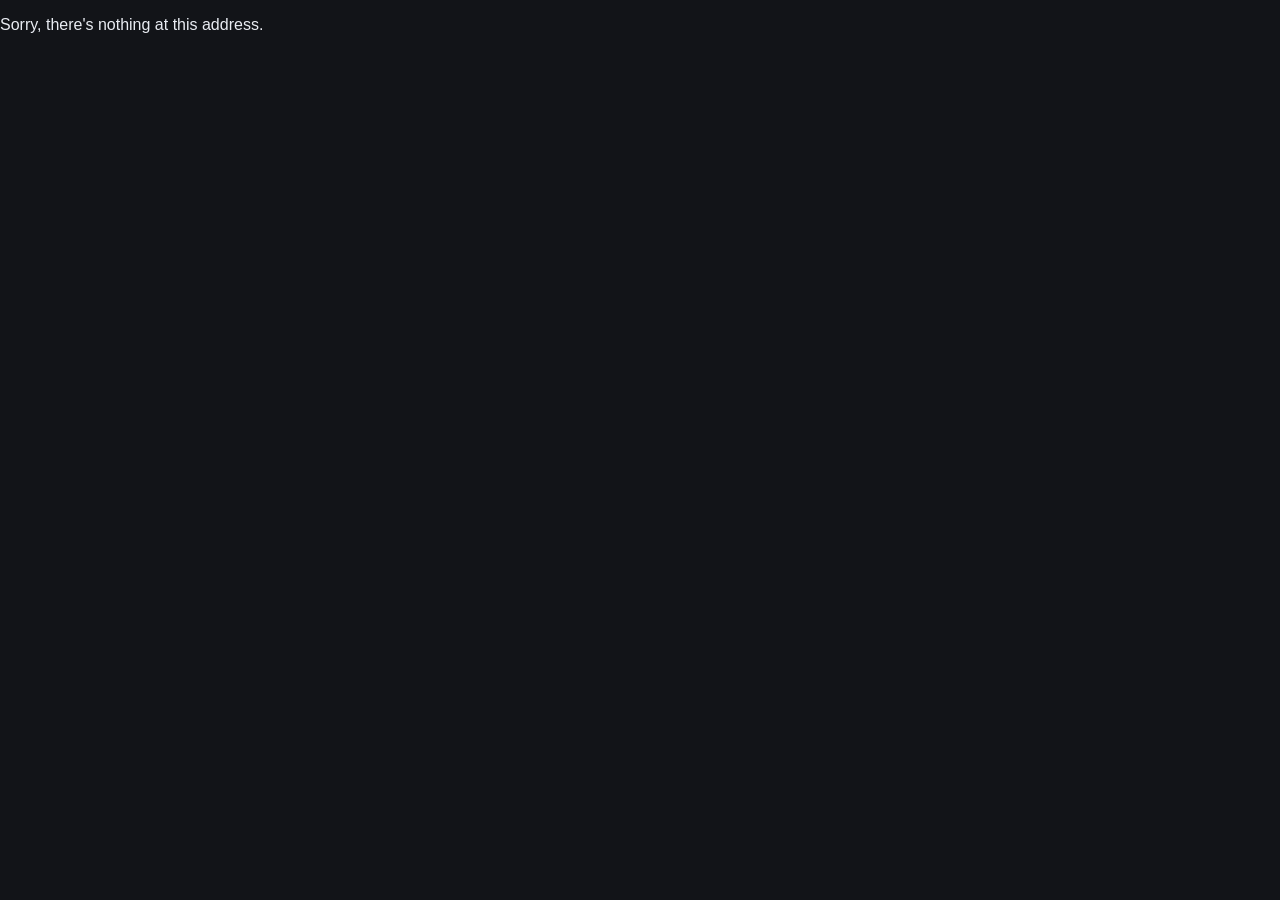
<file: Web/wwwroot/index.html>
<!DOCTYPE html>
<html lang="en">
<head>
    <meta charset="utf-8" />
    <meta name="viewport" content="width=device-width, initial-scale=1.0" />
    <title>Bodycam Map Importer</title>
    <base href="/" />
    <link rel="icon" type="image/png" href="logo.png" />
    <link rel="stylesheet" href="css/app.css" />
</head>
<body>
    <div id="app"><div class="loading">Loading the importer...</div></div>
    <div id="blazor-error-ui">Something went wrong. <a href="" class="reload">Reload</a> <a class="dismiss">x</a></div>
    <script src="bcmi.js"></script>
    <script src="logo/logo.js"></script>
    <script src="_framework/blazor.webassembly.js"></script>
</body>
</html>
</file>
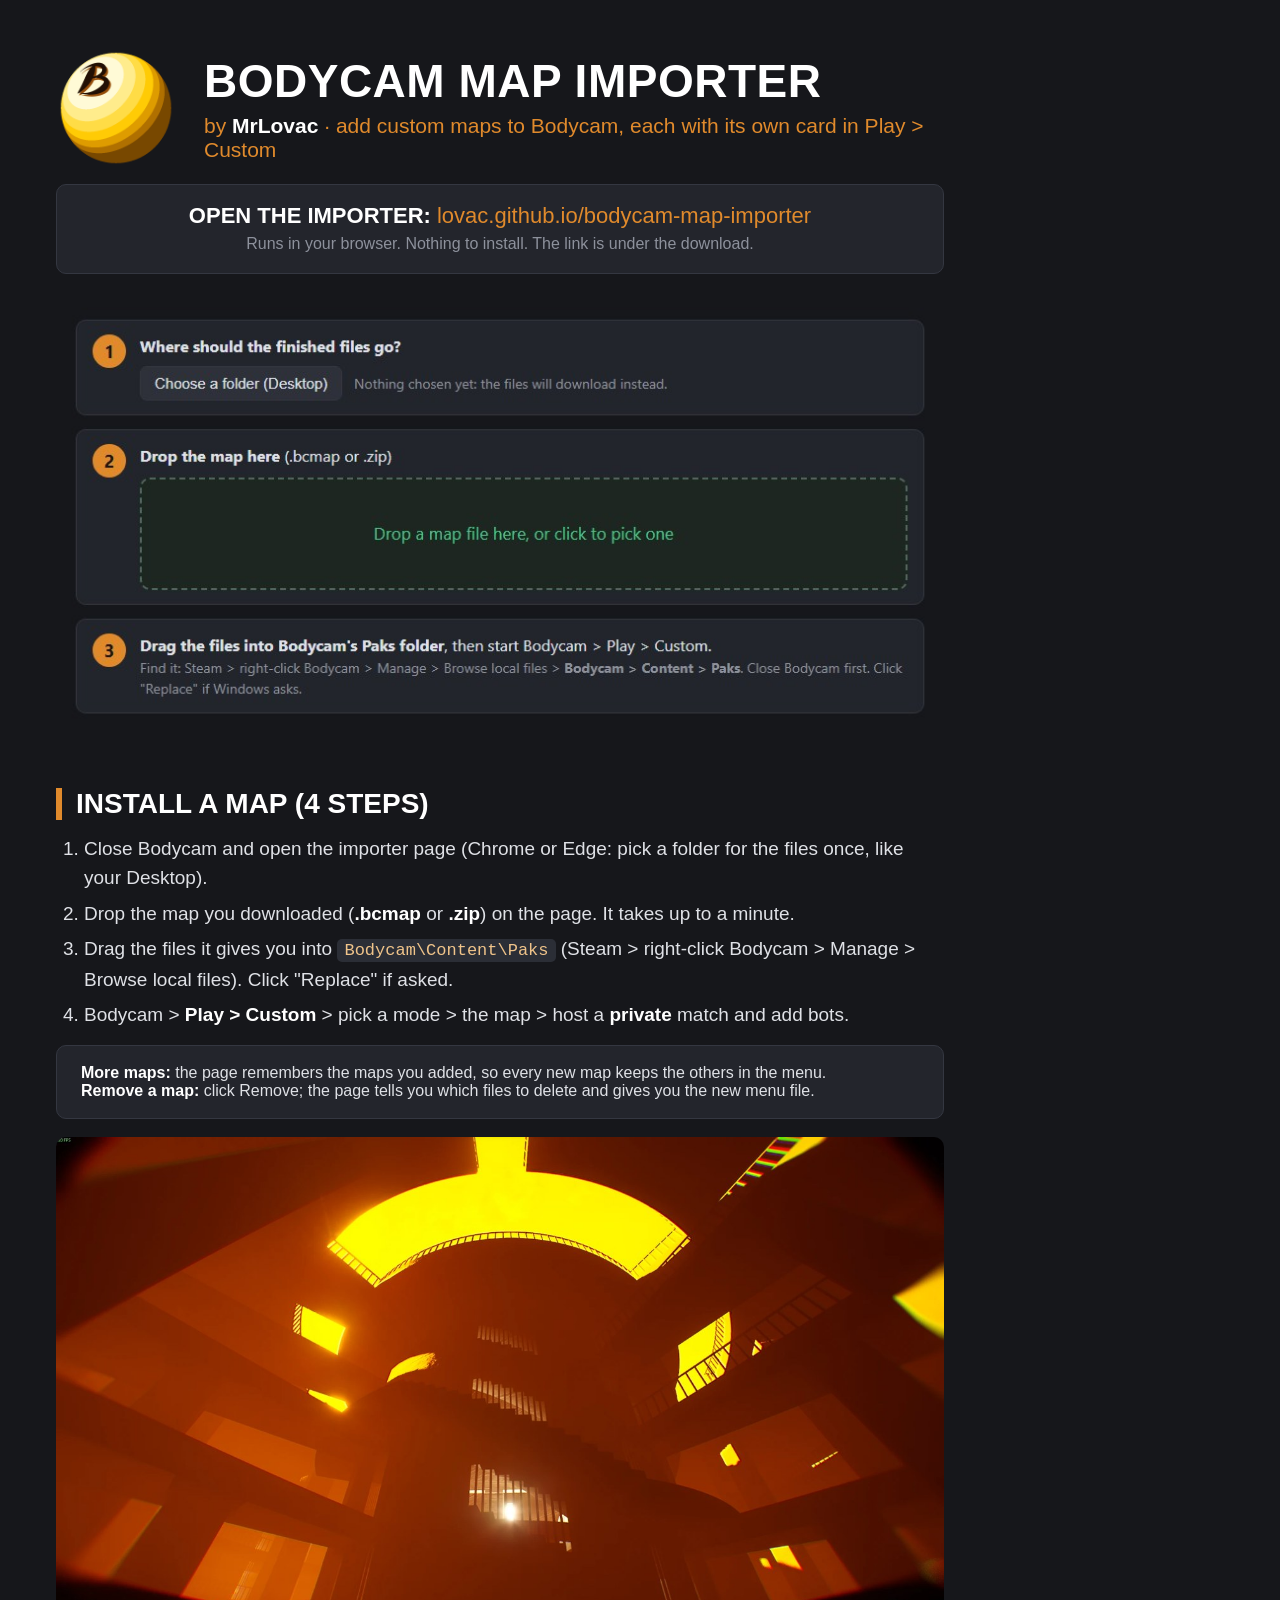
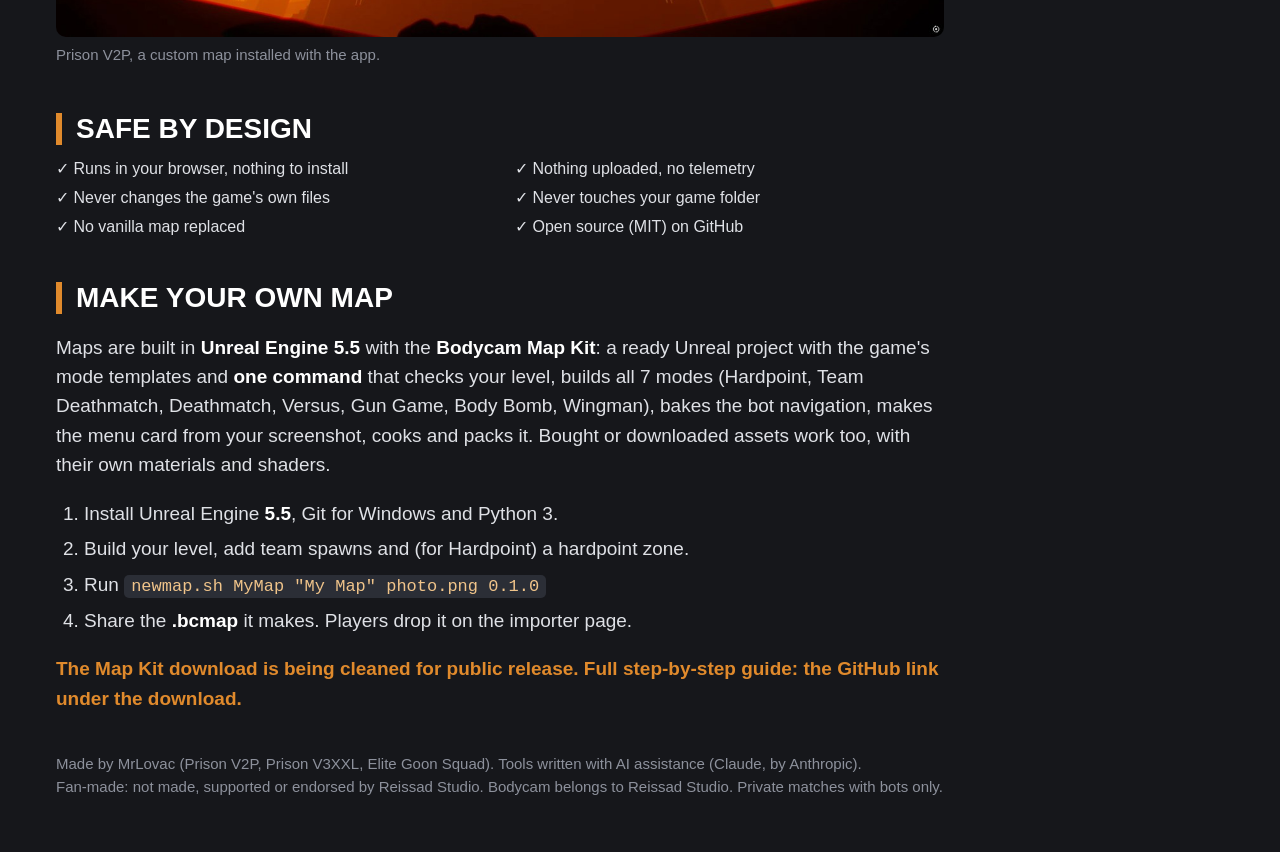
<file: docs/nexus/guide.html>
<!doctype html>
<html><head><meta charset="utf-8">
<style>
  html, body { margin: 0; background: #16171b; }
  body { width: 1000px; font-family: "Segoe UI", Arial, sans-serif; color: #dfe1e6; }
  .wrap { padding: 48px 56px 56px; }
  .head { display: flex; align-items: center; gap: 28px; }
  .head img { width: 120px; height: 120px; border-radius: 22px; }
  h1 { font-size: 46px; margin: 0; color: #fff; letter-spacing: 0.5px; }
  .sub { font-size: 21px; color: #e08a2c; margin-top: 6px; }
  h2 { font-size: 28px; color: #fff; margin: 46px 0 14px; border-left: 6px solid #e08a2c; padding-left: 14px; }
  p, li { font-size: 19px; line-height: 1.55; }
  ol, ul { padding-left: 28px; margin: 8px 0; }
  li { margin: 6px 0; }
  b { color: #fff; }
  .shot { width: 100%; border-radius: 10px; margin: 18px 0 6px; display: block; }
  .cap { font-size: 15px; color: #8d919c; margin: 0 0 6px; }
  .box { background: #23252c; border: 1px solid #343741; border-radius: 10px; padding: 18px 24px; margin: 16px 0; }
  .soon { color: #e08a2c; font-weight: 600; }
  .grid { display: grid; grid-template-columns: 1fr 1fr; gap: 10px 30px; }
  .foot { font-size: 15px; color: #8d919c; margin-top: 40px; line-height: 1.5; }
  code { background: #2b2e36; padding: 2px 7px; border-radius: 5px; font-size: 17px; color: #f0c48a; }
</style></head>
<body><div class="wrap">

<div class="head">
  <img src="../logo.png" alt="">
  <div><h1>BODYCAM MAP IMPORTER</h1>
  <div class="sub">by <b style="color:#fff">MrLovac</b> &middot; add custom maps to Bodycam, each with its own card in Play &gt; Custom</div></div>
</div>

<div class="box" style="text-align:center;font-size:22px">
  <b>OPEN THE IMPORTER:</b> <span style="color:#e08a2c">lovac.github.io/bodycam-map-importer</span><br>
  <span style="font-size:16px;color:#8d919c">Runs in your browser. Nothing to install. The link is under the download.</span>
</div>

<img class="shot" src="../web_steps.jpg" alt="">

<h2>INSTALL A MAP (4 STEPS)</h2>
<ol>
  <li>Close Bodycam and open the importer page (Chrome or Edge: pick a folder for the files once, like your Desktop).</li>
  <li>Drop the map you downloaded (<b>.bcmap</b> or <b>.zip</b>) on the page. It takes up to a minute.</li>
  <li>Drag the files it gives you into <code>Bodycam\Content\Paks</code> (Steam &gt; right-click Bodycam &gt; Manage &gt; Browse local files). Click "Replace" if asked.</li>
  <li>Bodycam &gt; <b>Play &gt; Custom</b> &gt; pick a mode &gt; the map &gt; host a <b>private</b> match and add bots.</li>
</ol>
<div class="box">
  <b>More maps:</b> the page remembers the maps you added, so every new map keeps the others in the menu.<br>
  <b>Remove a map:</b> click Remove; the page tells you which files to delete and gives you the new menu file.
</div>

<img class="shot" src="../prison_v2p_in_game.jpg" alt="">
<p class="cap">Prison V2P, a custom map installed with the app.</p>

<h2>SAFE BY DESIGN</h2>
<div class="grid">
  <div>&#10003; Runs in your browser, nothing to install</div>
  <div>&#10003; Nothing uploaded, no telemetry</div>
  <div>&#10003; Never changes the game's own files</div>
  <div>&#10003; Never touches your game folder</div>
  <div>&#10003; No vanilla map replaced</div>
  <div>&#10003; Open source (MIT) on GitHub</div>
</div>

<h2>MAKE YOUR OWN MAP</h2>
<p>Maps are built in <b>Unreal Engine 5.5</b> with the <b>Bodycam Map Kit</b>: a ready Unreal project with the game's
mode templates and <b>one command</b> that checks your level, builds all 7 modes (Hardpoint, Team Deathmatch,
Deathmatch, Versus, Gun Game, Body Bomb, Wingman), bakes the bot navigation, makes the menu card from your screenshot,
cooks and packs it. Bought or downloaded assets work too, with their own materials and shaders.</p>
<ol>
  <li>Install Unreal Engine <b>5.5</b>, Git for Windows and Python 3.</li>
  <li>Build your level, add team spawns and (for Hardpoint) a hardpoint zone.</li>
  <li>Run <code>newmap.sh MyMap "My Map" photo.png 0.1.0</code></li>
  <li>Share the <b>.bcmap</b> it makes. Players drop it on the importer page.</li>
</ol>
<p class="soon">The Map Kit download is being cleaned for public release. Full step-by-step guide: the GitHub link under the download.</p>

<div class="foot">
  Made by MrLovac (Prison V2P, Prison V3XXL, Elite Goon Squad). Tools written with AI assistance (Claude, by Anthropic).<br>
  Fan-made: not made, supported or endorsed by Reissad Studio. Bodycam belongs to Reissad Studio. Private matches with bots only.
</div>

</div></body></html>
</file>
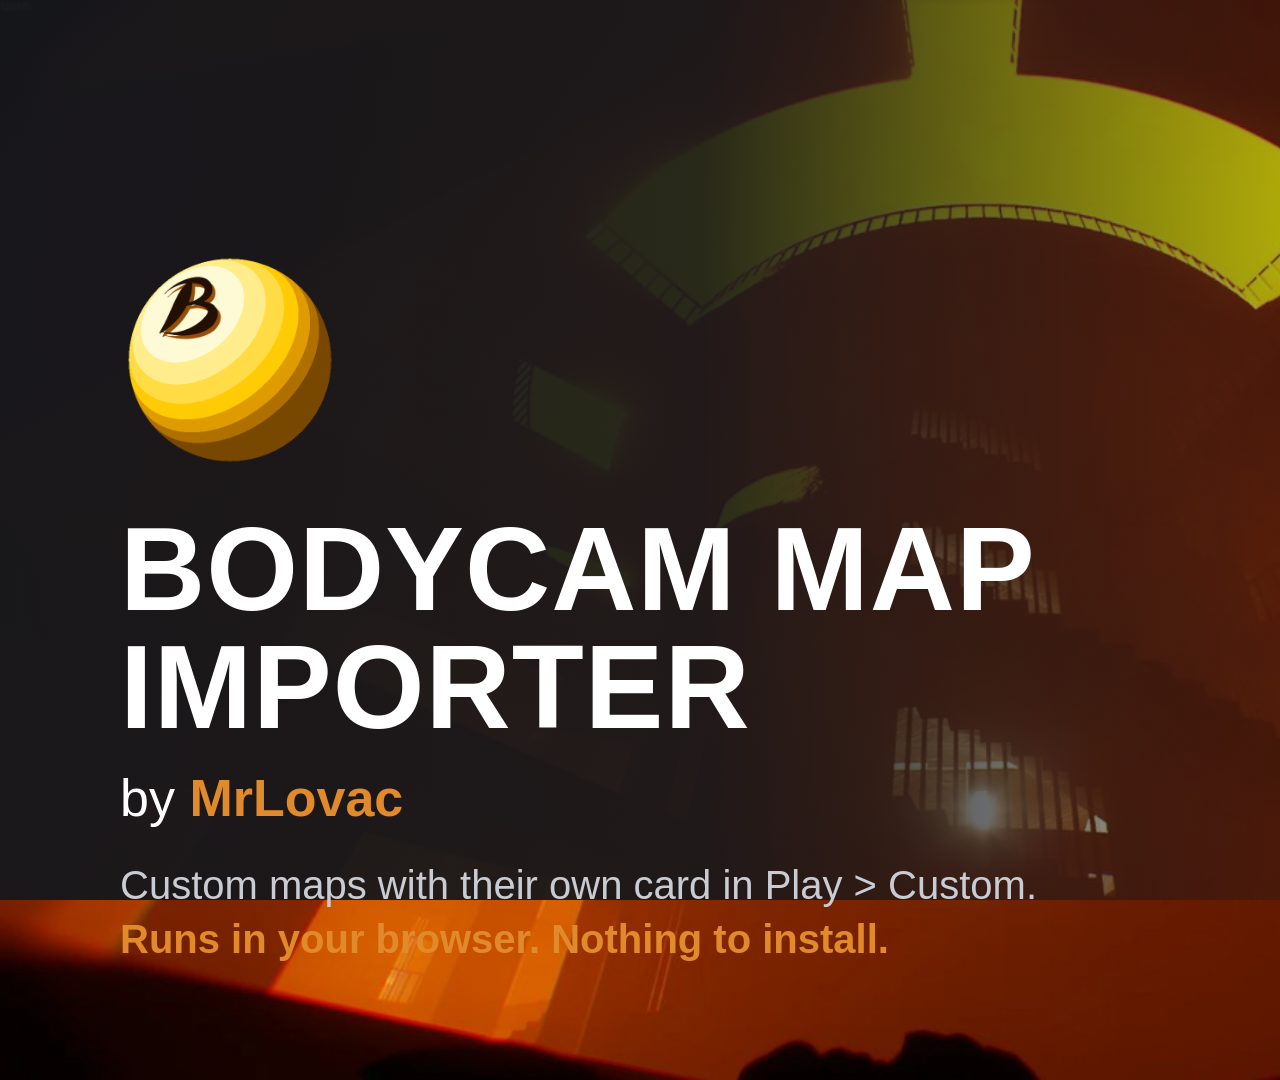
<file: docs/nexus/thumb.html>
<!doctype html>
<html><head><meta charset="utf-8"><style>
html,body{margin:0;width:1920px;height:1080px;overflow:hidden;font-family:"Segoe UI",Arial,sans-serif}
body{background:#16171b url("../prison_v2p_in_game.jpg") center/cover no-repeat}
.shade{position:absolute;inset:0;background:linear-gradient(90deg,rgba(22,23,27,.97) 0%,rgba(22,23,27,.92) 55%,rgba(22,23,27,.35) 100%)}
.box{position:absolute;left:120px;top:250px;width:1200px}
img{width:220px;height:220px;border-radius:40px;display:block;margin-bottom:40px}
h1{margin:0;font-size:118px;line-height:1;color:#fff;font-weight:800;letter-spacing:1px}
.by{font-size:52px;color:#fff;margin-top:22px}.by b{color:#e08a2c}
.sub{font-size:40px;color:#c9ccd3;margin-top:30px;line-height:1.35}
.sub b{color:#e08a2c}
</style></head><body><div class="shade"></div><div class="box">
<img src="../logo.png" alt="">
<h1>BODYCAM MAP<br>IMPORTER</h1>
<div class="by">by <b>MrLovac</b></div>
<div class="sub">Custom maps with their own card in Play &gt; Custom.<br><b>Runs in your browser. Nothing to install.</b></div>
</div></body></html>
</file>
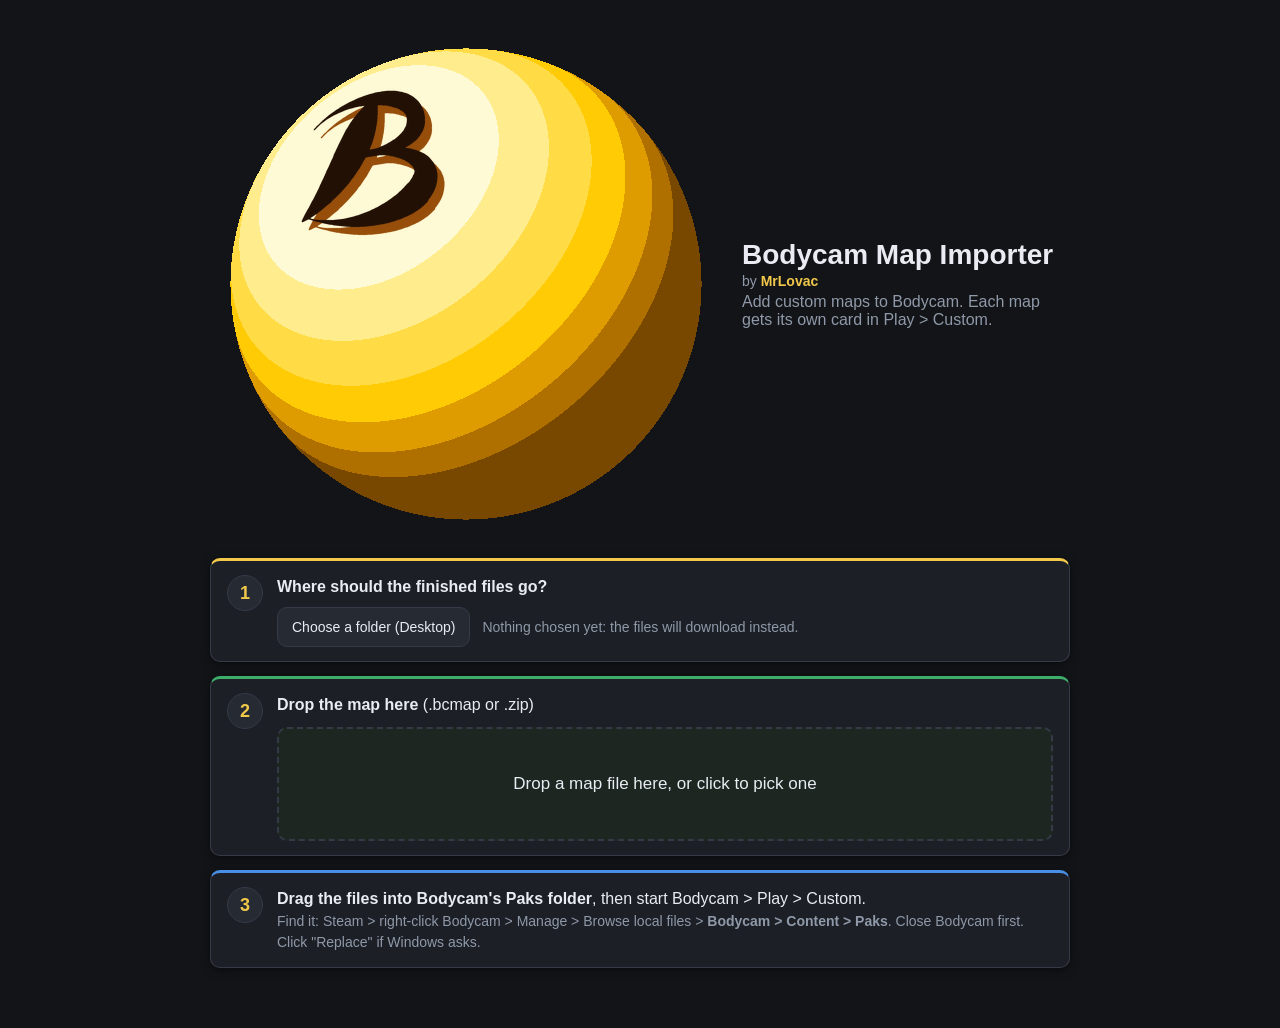
<file: docs/nexus/web_snapshot.html>
<!doctype html>
<html><head><meta charset="utf-8"><link rel="stylesheet" href="../../Web/wwwroot/css/app.css"></head>
<body><div id="app">
<div class="page"><div class="head"><img src="../logo.png" alt="">
    <div><h1>Bodycam Map Importer</h1>
      <div class="by">by <b>MrLovac</b></div>
      <div class="sub">Add custom maps to Bodycam. Each map gets its own card in Play &gt; Custom.</div></div></div>
<div class="steps"><div class="step"><div class="num">1</div>
        <div class="body"><b>Where should the finished files go?</b><div class="row"><button class="btn">Choose a folder (Desktop)</button>
              <span class="dim">Nothing chosen yet: the files will download instead.</span></div></div></div>
      <div class="step"><div class="num">2</div>
        <div class="body"><b>Drop the map here</b> (.bcmap or .zip)
          <div class="drop "><div class="droptext">Drop a map file here, or click to pick one</div></div></div></div>
      <div class="step"><div class="num">3</div>
        <div class="body"><b>Drag the files into Bodycam's Paks folder</b>, then start Bodycam &gt; Play &gt; Custom.
          <div class="dim">Find it: Steam &gt; right-click Bodycam &gt; Manage &gt; Browse local files &gt; <b>Bodycam &gt; Content &gt; Paks</b>. Close Bodycam first. Click "Replace" if Windows asks.</div></div></div></div>
</div></div></body></html>
</file>
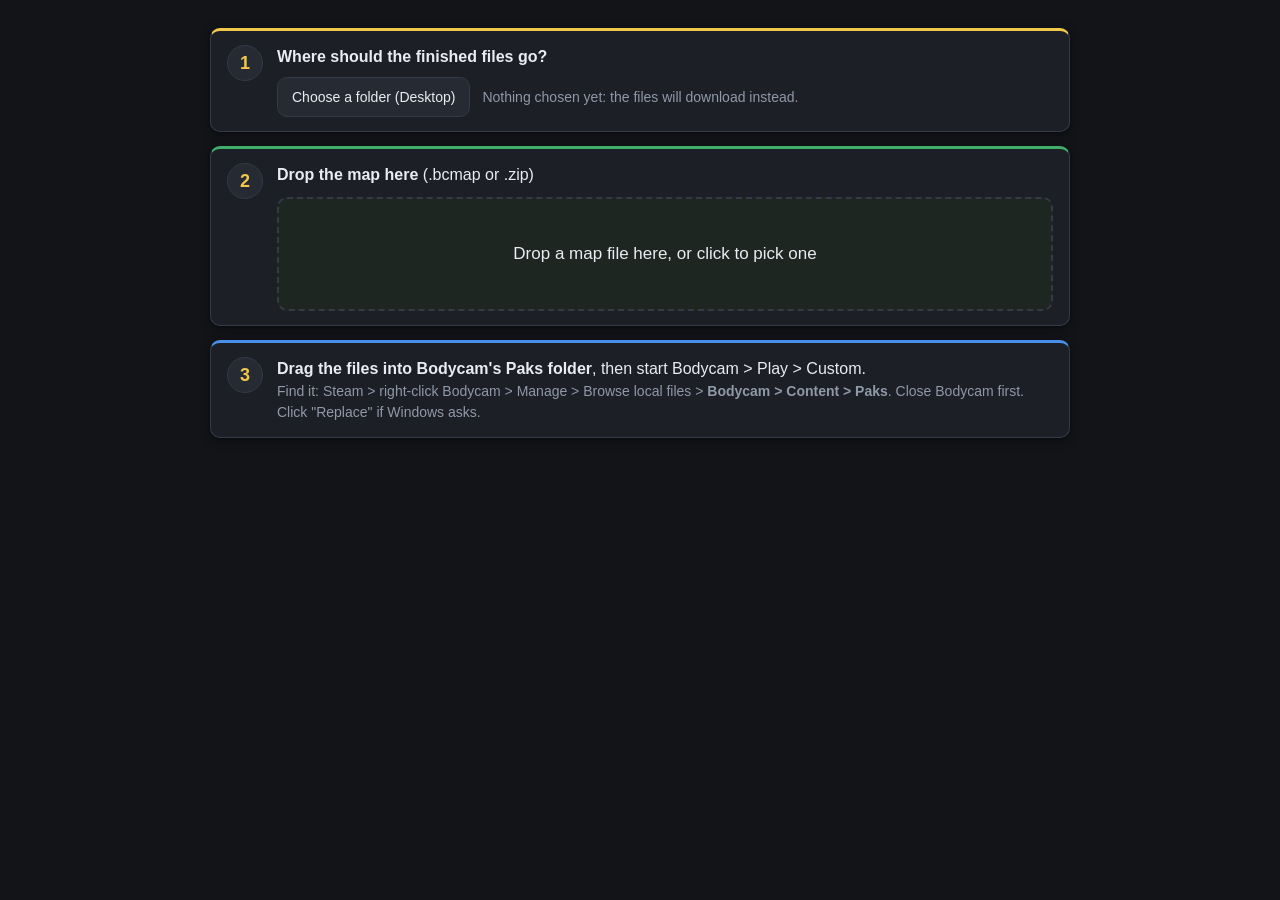
<file: docs/nexus/web_steps.html>
<!doctype html>
<html><head><meta charset="utf-8"><link rel="stylesheet" href="../../Web/wwwroot/css/app.css"></head>
<body><div id="app">
<div class="page"><div class="steps"><div class="step"><div class="num">1</div>
        <div class="body"><b>Where should the finished files go?</b><div class="row"><button class="btn">Choose a folder (Desktop)</button>
              <span class="dim">Nothing chosen yet: the files will download instead.</span></div></div></div>
      <div class="step"><div class="num">2</div>
        <div class="body"><b>Drop the map here</b> (.bcmap or .zip)
          <div class="drop "><div class="droptext">Drop a map file here, or click to pick one</div></div></div></div>
      <div class="step"><div class="num">3</div>
        <div class="body"><b>Drag the files into Bodycam's Paks folder</b>, then start Bodycam &gt; Play &gt; Custom.
          <div class="dim">Find it: Steam &gt; right-click Bodycam &gt; Manage &gt; Browse local files &gt; <b>Bodycam &gt; Content &gt; Paks</b>. Close Bodycam first. Click "Replace" if Windows asks.</div></div></div></div>
</div></div></body></html>
</file>
<file: Web/wwwroot/css/app.css>
:root { --bg: #121418; --panel: #1c1f26; --panel2: #252a33; --line: #343a46; --text: #e9ecf2; --dim: #8f99a8; --accent: #f2c84b; --good: #7fd18b; --bad: #e0705f; --ease: cubic-bezier(.2,.8,.2,1); }
html, body { margin: 0; background: var(--bg); color: var(--text); font-family: "Segoe UI", Arial, sans-serif; }
.page { max-width: 860px; margin: 0 auto; padding: 28px 16px 60px; }
.loading { padding: 40px; text-align: center; color: var(--dim); }
.head { display: flex; align-items: center; gap: 20px; margin-bottom: 18px; }
.head canvas { width: 84px; height: 84px; flex: none; }
h1 { margin: 0; font-size: 28px; font-weight: 700; color: var(--text); }
h2 { margin: 30px 0 10px; font-size: 18px; color: var(--text); }
.sub { color: var(--dim); margin-top: 4px; }
.steps { display: flex; flex-direction: column; gap: 14px; }
.step { display: flex; gap: 14px; background: var(--panel); border: 1px solid var(--line); border-top: 3px solid var(--accent); border-radius: 10px; padding: 14px 16px; box-shadow: 0 2px 8px rgba(0,0,0,.5); animation: appear .7s var(--ease) both; }
.step:nth-child(2) { animation-delay: .08s; border-top-color: #3fae6a; } .step:nth-child(3) { animation-delay: .16s; border-top-color: #4a8fe7; }
@keyframes appear { from { opacity: 0; transform: translateY(8px); } to { opacity: 1; transform: none; } }
@media (prefers-reduced-motion: reduce) { * { animation: none !important; transition: none !important; } }
.num { flex: none; width: 34px; height: 34px; border-radius: 50%; background: var(--panel2); border: 1px solid var(--line); color: var(--accent); font-weight: 700; display: flex; align-items: center; justify-content: center; font-size: 18px; }
.body { flex: 1; line-height: 1.5; }
.row { display: flex; align-items: center; gap: 12px; margin-top: 8px; flex-wrap: wrap; }
.dim { color: var(--dim); font-size: 14px; }
.btn { background: var(--panel2); color: var(--text); border: 1px solid var(--line); border-radius: 10px; padding: 8px 14px; cursor: pointer; font-size: 14px; min-height: 40px; transition: border-color .3s, transform .2s var(--ease), box-shadow .3s; text-decoration: none; display: inline-flex; align-items: center; }
.btn.main { background: var(--accent); border-color: var(--accent); color: #1c1f24; font-weight: 800; }
.btn:hover { border-color: var(--accent); transform: translateY(-1px); box-shadow: 0 3px 12px rgba(0,0,0,.5); }
.btn:active { transform: translateY(1px) scale(.96); box-shadow: none; }
.app { display: flex; align-items: center; gap: 16px; flex-wrap: wrap; background: var(--panel); border: 1px solid var(--line); border-top: 3px solid var(--accent); border-radius: 10px; padding: 14px 16px; margin-bottom: 18px; animation: appear .7s var(--ease) both; }
.app > div { flex: 1 1 320px; line-height: 1.5; }
.btn.small { padding: 5px 10px; font-size: 13px; }
.btn.red { background: var(--bad); border-color: var(--bad); color: #1c1f24; font-weight: 700; }
.btn:disabled { opacity: .5; cursor: default; }
.drop { position: relative; margin-top: 10px; border: 2px dashed var(--line); transition: border-color .4s; border-radius: 10px; min-height: 110px; display: flex; align-items: center; justify-content: center; background: #1d2621; }
.drop.busy { border-color: var(--accent); }
.drop input[type=file] { position: absolute; inset: 0; width: 100%; height: 100%; opacity: 0; cursor: pointer; }
.drop:hover { border-color: var(--accent); }
.droptext { color: var(--text); font-size: 17px; pointer-events: none; }
.box { margin-top: 18px; background: var(--panel); border: 1px solid var(--line); border-radius: 10px; padding: 14px 18px; }
.box.ok { border-color: #3fae6a; }
.box.bad { border-color: var(--bad); }
.box .title { font-weight: 600; color: #fff; margin: 4px 0 6px; }
.box ul { margin: 4px 0 10px; padding-left: 22px; }
code { background: var(--panel2); padding: 1px 6px; border-radius: 4px; color: var(--accent); }
.log { font-size: 14px; margin: 2px 0; }
.log.good { color: var(--good); } .log.warn { color: #e0b44c; } .log.block { color: var(--bad); }
table.maps { width: 100%; border-collapse: collapse; }
table.maps td { padding: 8px 6px; border-bottom: 1px solid var(--line); }
table.maps td:last-child { text-align: right; }
.foot { margin-top: 36px; color: var(--dim); font-size: 13px; line-height: 1.6; }
.foot a { color: var(--accent); }
#blazor-error-ui { background: #5a2124; color: #fff; bottom: 0; display: none; left: 0; padding: .6rem 1.25rem; position: fixed; width: 100%; z-index: 1000; }
#blazor-error-ui .dismiss { cursor: pointer; position: absolute; right: .75rem; top: .5rem; }
.by { color: var(--dim); font-size: 14px; margin-top: 2px; }
.by b { color: var(--accent); }
.head > div { flex: 1; }
.donate { flex: none; background: var(--accent); color: #16171b; font-weight: 700; text-decoration: none; padding: 10px 18px; border-radius: 8px; font-size: 16px; }
.donate:hover { filter: brightness(1.1); }
</file>
